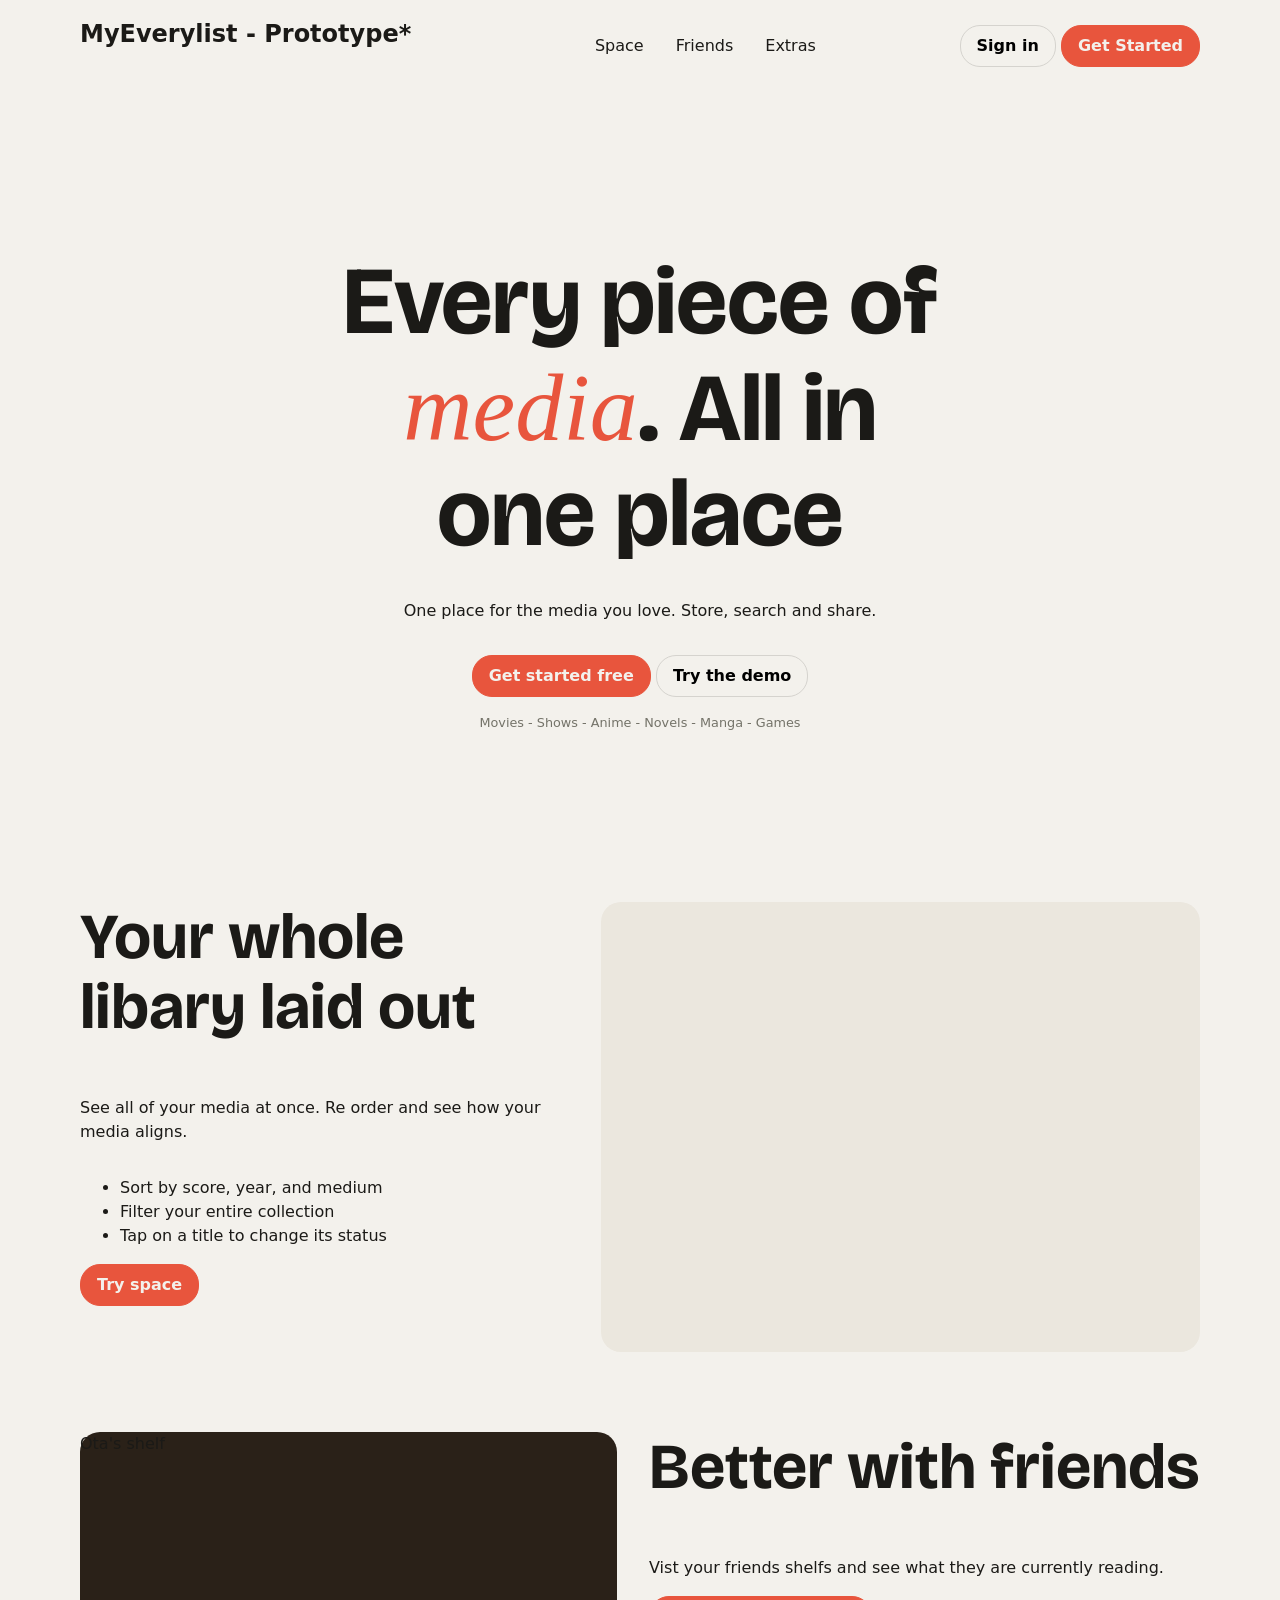
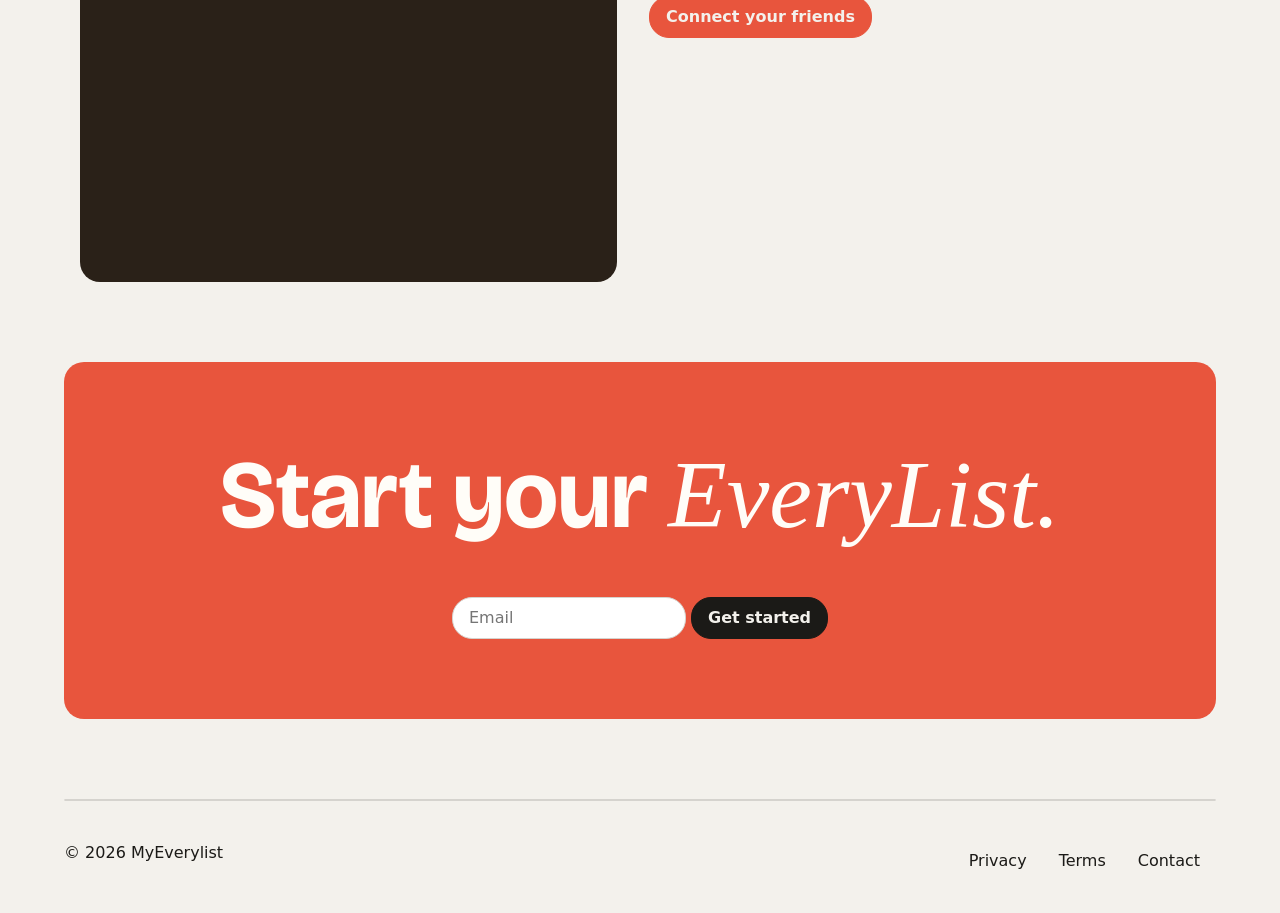
<file: index.html>
<!DOCTYPE html>
<html lang="en">
<head>
	<meta charset="UTF-8">
	<meta name="viewport" content="width=device-width, initial-scale=1.0">
	<meta name="description" content="MyEverylist">
	<title>MyEverylist</title>
	<link rel="stylesheet" href="main.css">


</head>
<body>
	<header>
		<nav aria-label="Main navigation">
			<a  href="index.html"><h3>MyEverylist - Prototype*</h3></a>
            <ul>
                <li><a href="#">Space</a></li>
                <li><a href="#">Friends</a></li>
                <li><a href="#">Extras</a></li>
            </ul>
            <div>
                <button class="btn_white" onclick="window.location.href='login.html'"  >Sign in</button>
                <button class="btn_orange" onclick="window.location.href='signup.html'"  >Get Started</button>
            </div>

		</nav>
	</header>

	<main>

        <div class="hero">
            <h1 class="hero_header">Every piece of <span>media</span>. All in one place</h1>
            <p class="hero_text">One place for the media you love. Store, search and share.</p>
           
            <div>
                <button class="btn_orange">Get started free</button>
                <button class="btn_white">Try the demo</button>
            </div>

            <p class="mini_text">Movies - Shows - Anime - Novels - Manga - Games</p>
        </div>
        
        <div class="space">

            <div class="space_text">
                <h2 >Your whole libary laid out</h2>
                <p>See all of your media at once. Re order and see how your media aligns.</p>
                <ul>
                    <li>Sort by score, year, and medium</li>
                    <li>Filter your entire collection</li>
                    <li>Tap on a title to change its status</li>
                </ul>
                <button class="btn_orange"> Try space</button>
            </div>

            <div class="space_feature">
                <canvas class="space_canvas">
                    <div>
                        <button class="btn_default">Score</button>
                        <button class="btn_default">Year</button>
                        <button class="btn_default">Medium/Type</button>
                    </div>>

                </canvas>
            </div>

        </div>

        <div class="bookshelf_feature">
            <div class="bookshelf">
                <div class="bookself_nametag">Ota's shelf</div>
                <img class="book_img"></img>
                <img class="book_img"></img>
                <img class="book_img"></img>
                <img class="book_img"></img>
            </div>

            <div class="shelf_text">
                <h2 >Better with friends</h2>
                <p>Vist your friends shelfs and see what they are currently reading.</p>
                <button class="btn_orange">Connect your friends</button>
            </div>
        </div>

        <div class="extra_features">
            <div class="feature_wrapped"></div>
            <div class="feature_stats"></div>
            <div class="feature_console"></div>
        </div>

        <div class="hero_end">
            <h1 class="hero_header">Start your <span>EveryList.</span></h1>
            <form>
                <input type="email" placeholder="Email" required>
                <button class="btn_black">Get started</button>
            </form>
        </div>

	</main>
    <br>
    <br>
    <br>
    <hr class="divider">
	<footer>
        
		<p >&copy; 2026 MyEverylist</p>
        <div>
            <ul>
                <li><a href="#">Privacy</a></li>
                <li><a href="#">Terms</a></li>
                <li><a href="#">Contact</a></li>
            </ul>
        </div>
	</footer>

	<script src="main.js"></script>
</body>
</html>
</file>
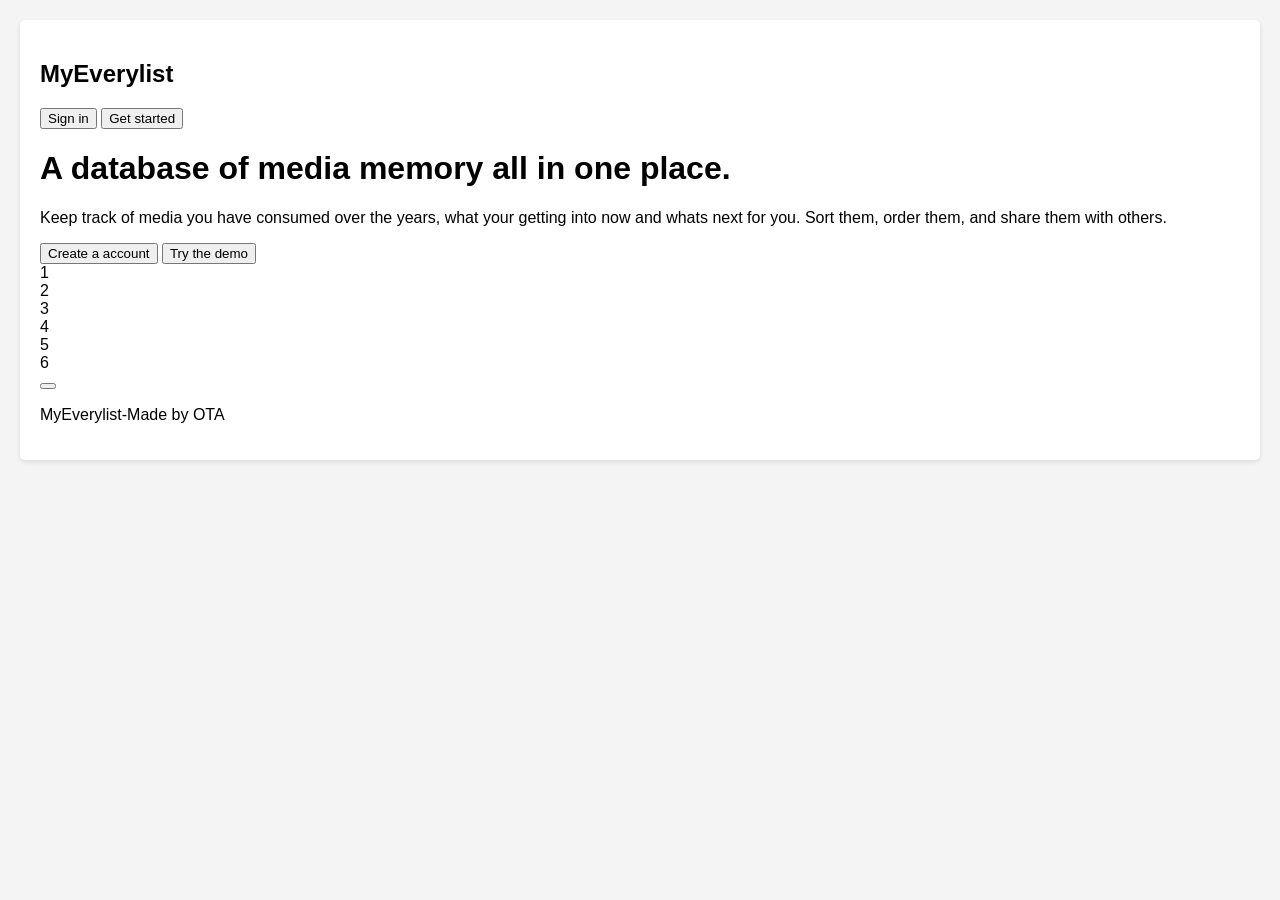
<file: old_stuff/index.html>
<!DOCTYPE html>
<html lang="en">
<head>
	<meta charset="UTF-8">
	<meta name="viewport" content="width=device-width, initial-scale=1.0">
	<title>Sign Up</title>
    <link rel="stylesheet" href="main.css">

</head>
<body>

    <main class="card">
    <nav>
        <h2>MyEverylist</h2>
        <div>
            <button href='login.html'>Sign in</button>
            <button href='signup.html'>Get started</button>
        </div>
    </nav>
    <div>
        <h1>A database of media memory all in one place.</h1>
        <p>Keep track of media you have consumed over the years, what your getting into now and whats next for you. Sort them, order them, and share them with others.</p>
        <div>
            <button href='signup.html'>Create a account</button>
            <button href='project.html'">Try the demo</button>
        </div>
        <div>
            <div>1</div>
            <div>2</div>
            <div>3</div>
            <div>4</div>
            <div>5</div>
            <div>6</div>
            <button onclick="test"></button>
        </div>

    </div>
    <footer>
        <p>MyEverylist-Made by OTA</p>
    </footer>
    </main>

</body>
</html>
</file>
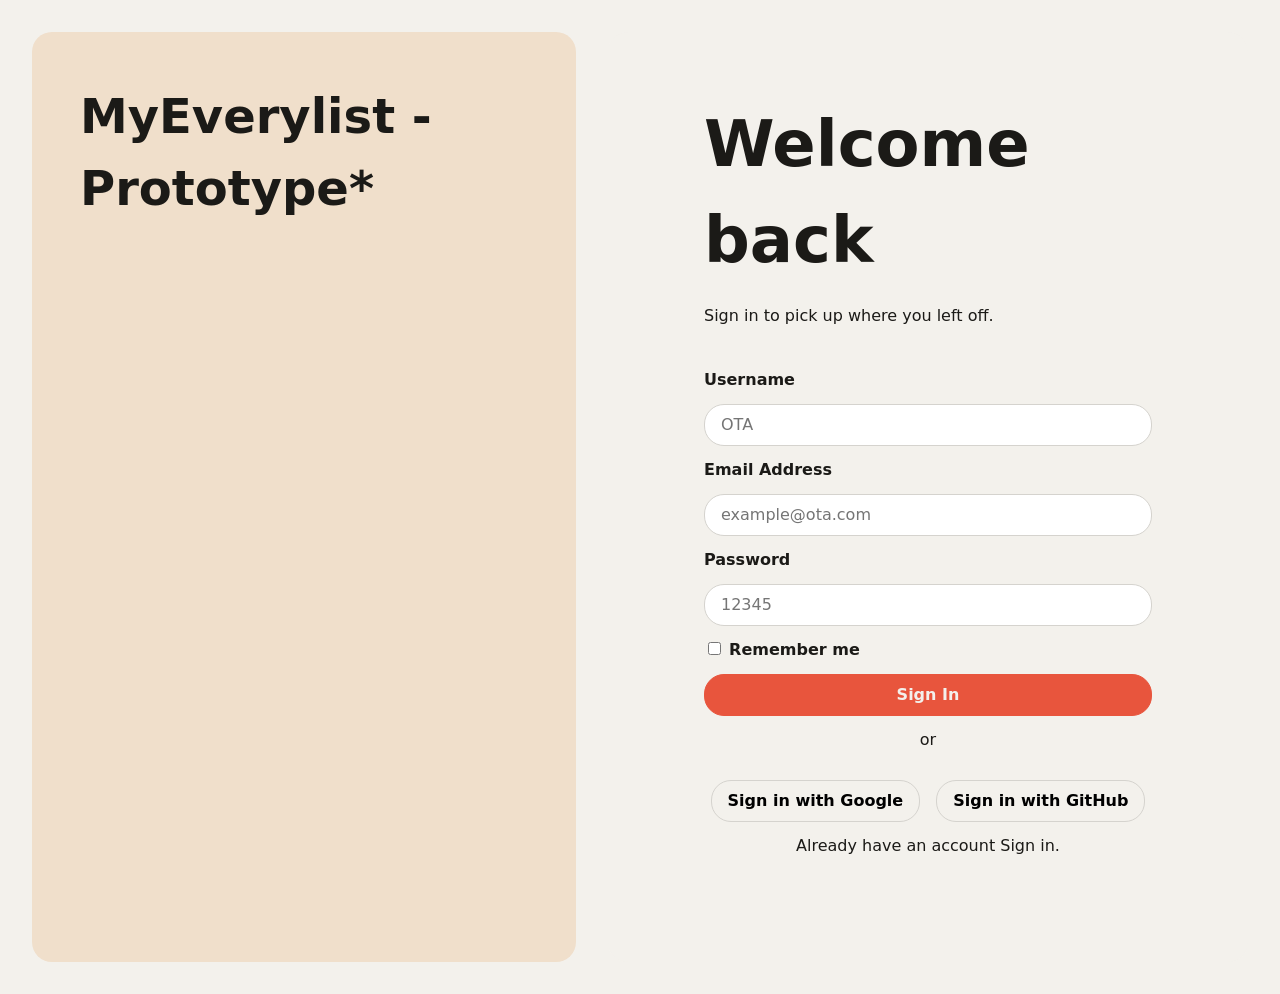
<file: signup.html>
<!DOCTYPE html>
<html lang="en">
<head>
	<meta charset="UTF-8">
	<meta name="viewport" content="width=device-width, initial-scale=1.0">
	<meta name="description" content="MyEverylist">
	<title>MyEverylist</title>
	<link rel="stylesheet" href="main.css">


</head>
<body>


	<main class="login_main">
        <div class="login_image" >
            <a  href="index.html"><h3>MyEverylist - Prototype*</h3></a>

        </div>

        <div class="login">
            <h2>Welcome back</h2>
            <p>Sign in to pick up where you left off.</p>
            <form >
                <label for="username">Username</label>
                <input type="text" placeholder="OTA" name="username" required>

                <label for="email">Email Address</label>
                <input type="text" placeholder="example@ota.com" name="username" required>

                <label for="password">Password</label>
                <input type="password" placeholder="12345" name="password" required>

                <div class="login_options">
                    <div>
                        <input type="checkbox" id="remember" name="remember">
                        <label for="remember">Remember me</label>
                    </div>
                </div>

                <button class="btn_orange" type="submit">Sign In</button>
                <p>or</p>
                <div class="login_social">
                    <button class="btn_white">Sign in with Google</button>
                    <button class="btn_white">Sign in with GitHub</button>
                </div>

                
                <p><a href="login.html">Already have an account Sign in.</a></p>
            </form>
        </div>

	</main>
    
	<script src="main.js"></script>
</body>
</html>
</file>
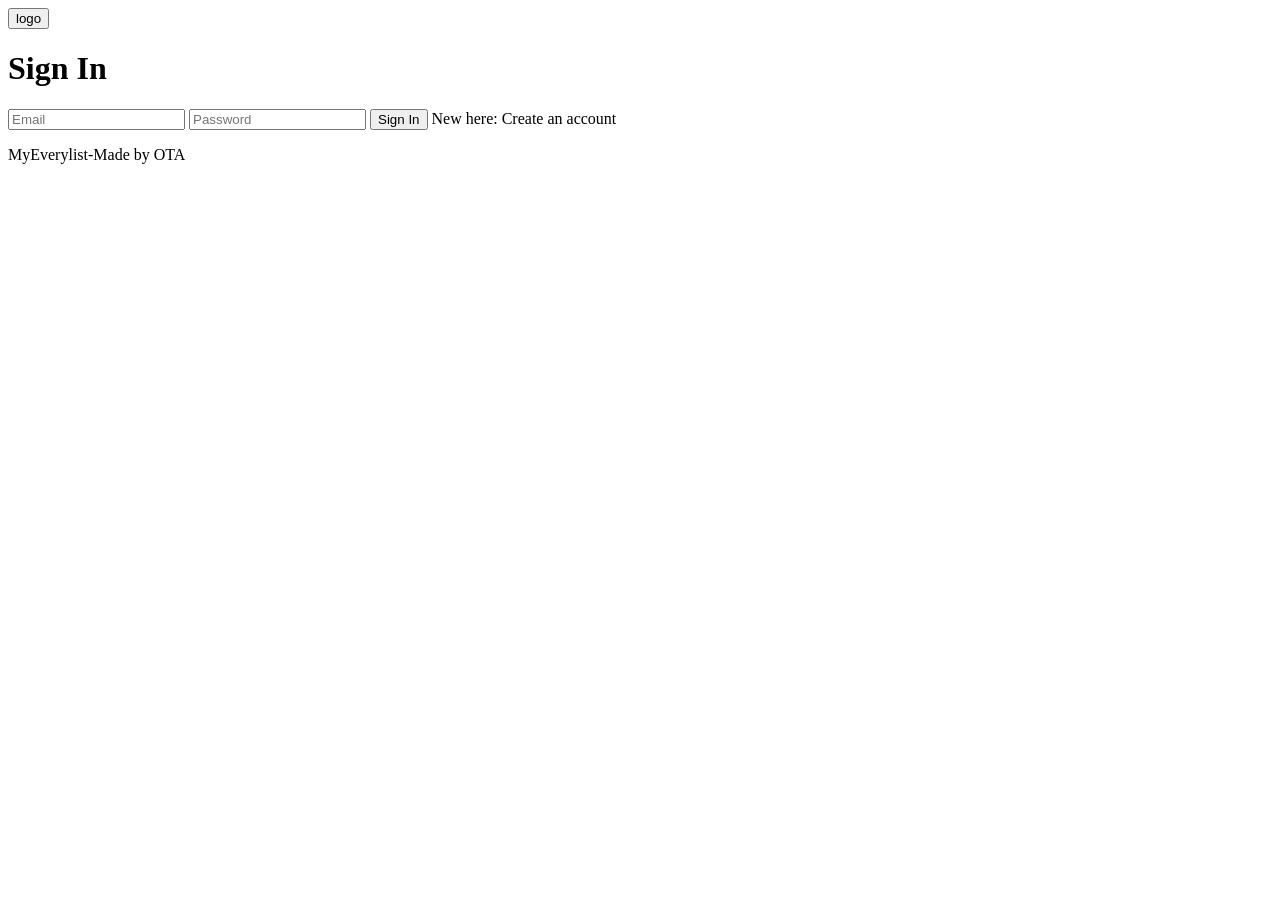
<file: old_stuff/login.html>
<!DOCTYPE html>
<html lang="en">
<head>
	<meta charset="UTF-8">
	<meta name="viewport" content="width=device-width, initial-scale=1.0">
	<title>Sign Up</title>
    <link ref="stylesheet" href="main.css">

</head>
<body>

<main class="card">
    
    <button onclick="window.location.href='index.html';">logo</button>

    <div>
        <form class="signin-form">
            <h1>Sign In</h1>
            <input type="email" placeholder="Email" required>
            <input type="password" placeholder="Password" required>
            <button type="submit" onclick="window.location.href='project.html';">Sign In</button>
            <link href="signup.html">New here: Create an account</link>
        </form>
    </div>
    <footer> 
        <p>MyEverylist-Made by OTA</p>
    </footer>

</main>

</body>
</html>
</file>
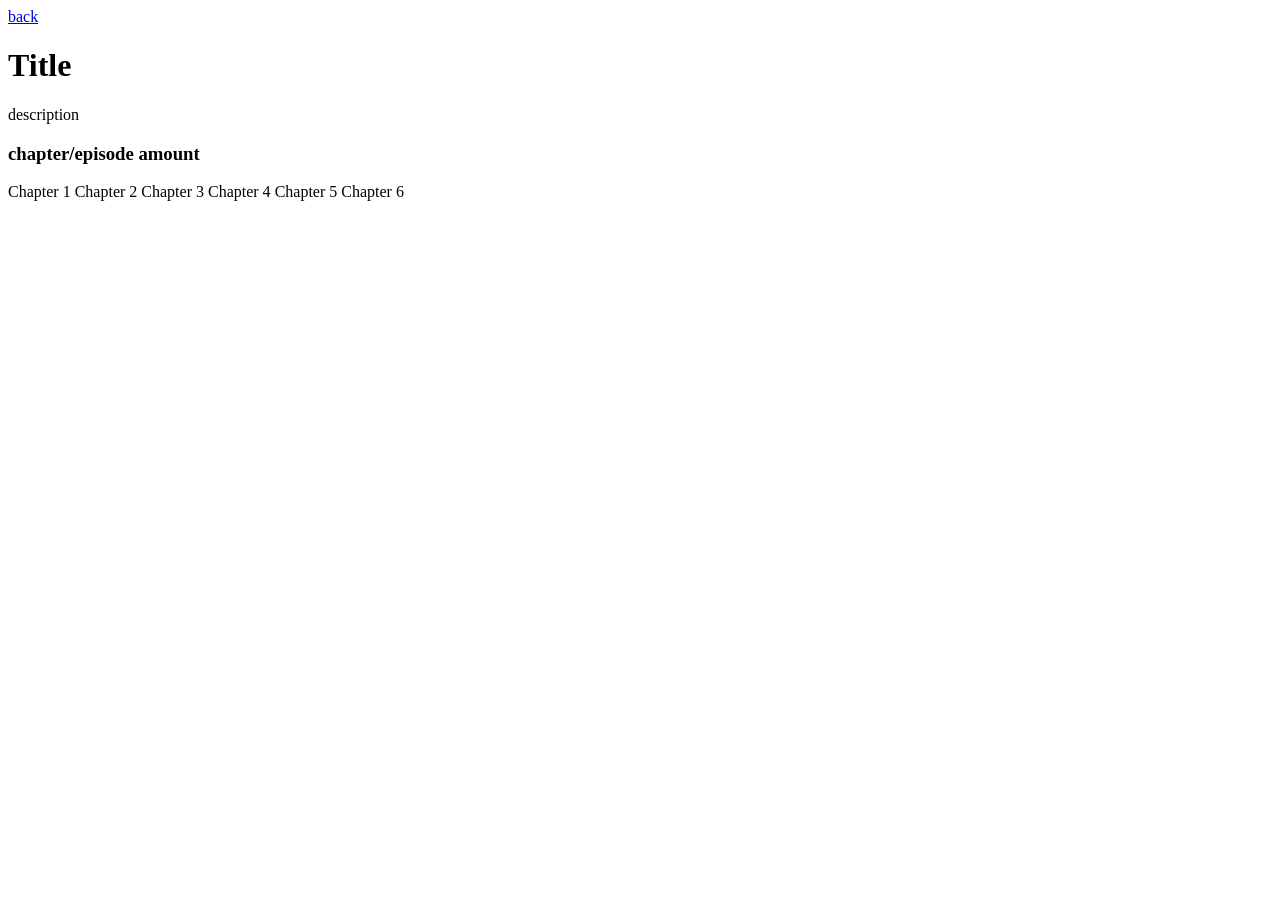
<file: old_stuff/media.html>
<!DOCTYPE html>
<html lang="en">
<head>
	<meta charset="UTF-8">
	<meta name="viewport" content="width=device-width, initial-scale=1.0">
	<title>Sign Up</title>
    <link ref="stylesheet" href="main.css">

</head>
<body>

<main class="card">
    
    <div>
        <a href="javascript:history.back()" >back</a>
        <img></img>
        <div>
            <h1>Title</h1>
            <p>description</p>
        </div>
        <div>
            <h3>chapter/episode amount</h3>

        </div>
    </div>
    <div>
        <img>Chapter 1</img>
        <img>Chapter 2</img>
        <img>Chapter 3</img>
        <img>Chapter 4</img>
        <img>Chapter 5</img>
        <img>Chapter 6</img>
    </div>

</main>

</body>
</html>
</file>
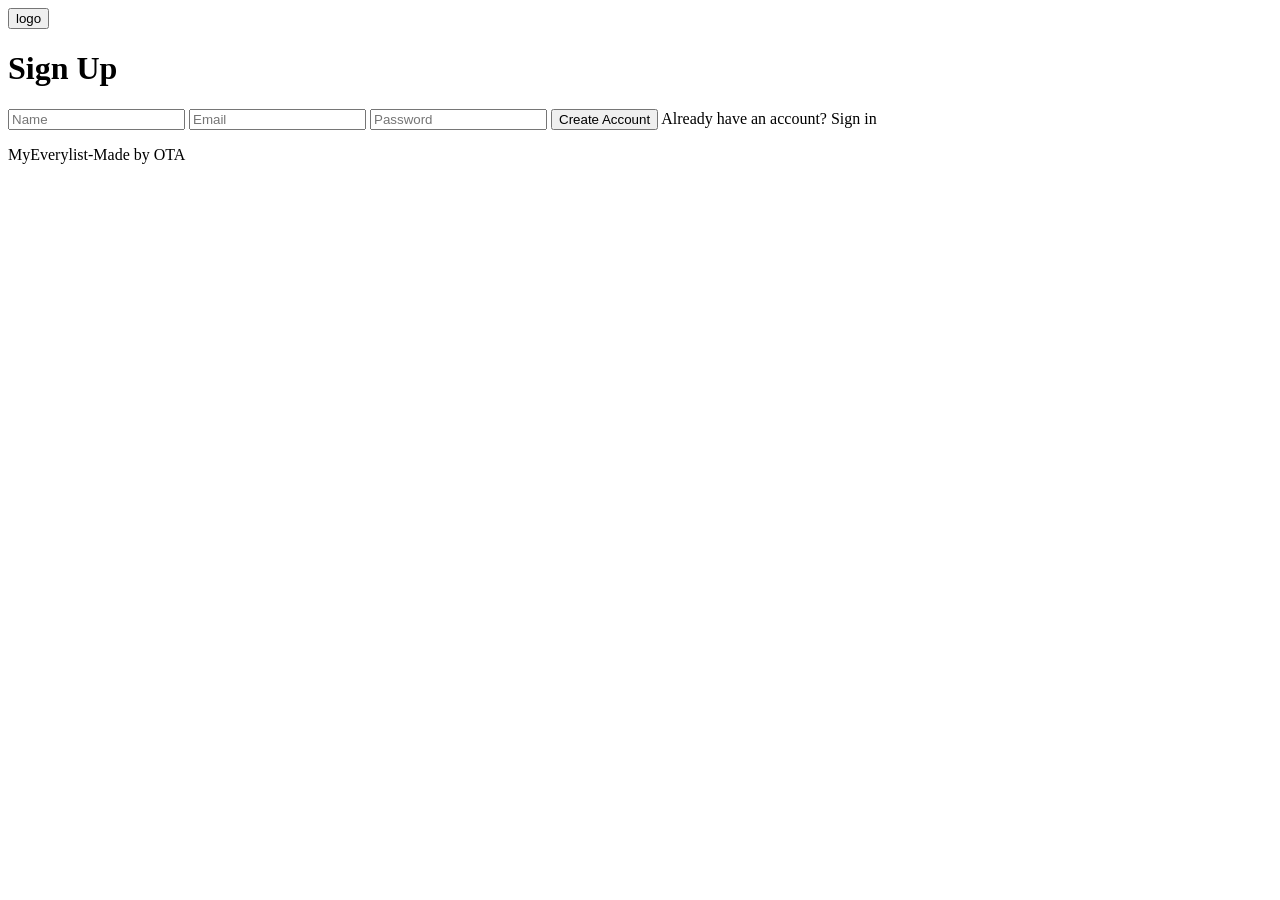
<file: old_stuff/signup.html>
<!DOCTYPE html>
<html lang="en">
<head>
	<meta charset="UTF-8">
	<meta name="viewport" content="width=device-width, initial-scale=1.0">
	<title>Sign Up</title>
    <link ref="stylesheet" href="main.css">

</head>
<body>

<main class="card">

    <button onclick="window.location.href='index.html';">logo</button>
    <div>
        <form>
            <h1>Sign Up</h1>
            <input type="text" placeholder="Name" required>
            <input type="email" placeholder="Email" required>
            <input type="password" placeholder="Password" required>
            <button type="submit" onclick="window.location.href='project.html';">Create Account</button>
            <link href="login.html">Already have an account? Sign in</link>
        </form>

    </div>

    <footer>
        <p>MyEverylist-Made by OTA</p>
    </footer>

</main>

</body>
</html>
</file>
<file: main.css>
@import url("https://fonts.googleapis.com/css2?family=Bricolage+Grotesque:opsz,wght@12..96,200..800&display=swap");

.bricolage-grotesque {
  font-family: "Bricolage Grotesque", sans-serif;
  font-optical-sizing: auto;
    font-weight: 400;
  font-style: normal;
  font-variation-settings:
    "wdth" 100;
}


:root {
	--font-sans: Inter, ui-sans-serif, system-ui, -apple-system, BlinkMacSystemFont,
		"Segoe UI", sans-serif;
    --font-fancy: "Instrument Serif", ui-serif, Georgia, Cambria, "Times New Roman", Times, serif;
    --font-heading: "Bricolage Grotesque", sans-serif;
	--color-background: #F3F1EC;
	--color-text: #1B1A17;
    --color-outlines: #D5D3CE;
    --border-radius: 20px;
    --color-orange: #E8553D;
    --color-grey: #747369;
	--color-space: #FFFDF8;
    --color-canvas: #EBE7DE;
    --color-bookshelf: #2A2118;
    --color-section-shadow: 0;
    --inner-shadow: 0;
}

*,
*::before,
*::after {
	box-sizing: border-box;
}

html {
	scroll-behavior: smooth;
}

body {
	margin: 0;
	background: var(--color-background);
	color: var(--color-text);
	font-family: var(--font-sans);
	line-height: 1.5;
}

div{
    border-radius: var(--border-radius);
    box-shadow: var(--inner-shadow);
}

button,
input,
select,
textarea {
	font: inherit;
}

button {
	cursor: pointer;
    border-radius: var(--border-radius);
    box-shadow: var(--inner-shadow);
    border-style: solid;
    border-width: 1px;
    padding: 0.5rem 1rem;
    font-weight: bold;

}

a {
	color: var(--color-primary);
	text-decoration: none;
}

a:hover {
	color: var(--color-primary-hover);
	text-decoration: underline;
}

::selection {
	background: var(--color-primary);
	color: var(--color-on-primary);
}

:focus-visible {
	outline: 3px solid color-mix(in srgb, var(--color-primary) 40%, transparent);
	outline-offset: 2px;
}

h1,
h2,
h3,
h4,
p {
	margin-top: 0;
}

nav {
    display: flex;
    justify-content: space-between;
    align-items: center;
    padding: 1rem 5rem;
    background-color: var(--color-background);
}

nav h3 {
    font-size: 1.5rem;
    font-weight: bold;
}

nav ul {
    display: flex;
    list-style: none;
    margin: 0;
    
}

nav ul li {
    margin-inline: 1rem;
}

main {
    display: flex;
    flex-direction: column;
	justify-content: center;
    align-items: center;
}

footer {
    display: flex;
    flex-direction: row;
    justify-content: space-between;
    align-items: center;
    padding: 2rem 4rem;
}

footer ul {
    display: flex;
    list-style: none;
    margin: 0;
}

footer ul li {
    margin-inline: 1rem;
}

input{
    border-radius: var(--border-radius);
    border-style: solid;
    border-width: 1px;
    border-color: var(--color-outlines);
    padding: 0.5rem 1rem;
}

label {
    font-weight: bold;
    color: var(--color-text);
}

.btn_white {
    background-color: var(--color-background);
    border-color: var(--color-outlines);

}

.btn_orange {
    background-color: var(--color-orange);
    border-color: var(--color-orange);
    color: var(--color-background);
}

.btn_black{
    background-color: var(--color-text);
    border-color: var(--color-text);
    color: var(--color-background);
}

.hero{
    display: flex;
    flex-direction: column;
    justify-content: center;
    align-items: center;
    padding: 0rem 20rem;
    gap: 1rem;
    height: 90vh;
}

.hero_header {
    font-size: 6rem;
    text-align: center;
    margin-bottom: 1rem;
    line-height: 1.1;
    font-family: var(--font-heading);


}

.hero_header span {
    color: var(--color-orange);
    font-family: var(--font-fancy);
    font-weight: 100;
    font-style: italic;
}

p.mini_text {
    font-size: 0.8rem;
    text-align: center;
    color: var(--color-grey);
}

/* Space Section */

.space {
    display: flex;
    width: 100%;
    justify-content: center;
    padding: 0rem 5rem;
    gap: 2rem;
    padding-bottom: 5rem;

}

.space canvas {
    display: block;
    flex: 1 1;
    width: 100%;
    height: 50vh;
    
    border-radius: var(--border-radius);
    background-color: var(--color-canvas);
    box-shadow: var(--inner-shadow), 0 14px 0 var(--color-section-shadow);

}
.space_text {
    display: flex;
    flex-direction: column;
    align-items: flex-start;
    height: 50vh;
}

.space_text h2 {
    font-size: 4rem;
    font-family: var(--font-heading);
    line-height: 1.1;
}

/* bookself section */

.bookshelf_feature {
    display: flex;
    width: 100%;
    justify-content: center;
    padding: 0rem 5rem;
    gap: 2rem;
    padding-bottom: 5rem;


}

.bookshelf  {
    display: block;
    flex: 1 1;
    width: 100%;
    height: 50vh;
    
    border-radius: var(--border-radius);
    background-color: var(--color-bookshelf);
    box-shadow: var(--inner-shadow), 0 14px 0 var(--color-section-shadow);

}
.shelf_text {
    display: flex;
    flex-direction: column;
    align-items: flex-start;
    height: 50vh;
}

.shelf_text h2 {
    font-size: 4rem;
    font-family: var(--font-heading);
    line-height: 1.1;
}

.hero_end{
    display: flex;
    flex-direction: column;
    justify-content: center;
    align-items: center;
    background-color: var(--color-orange);
    border-radius: var(--border-radius);
    width: 90%;
    gap: 2rem;
    padding: 5rem 0rem;
    padding-bottom: 5rem;
    box-shadow: var(--inner-shadow), 0 14px 0 rgba(42, 33, 24, 0.2);

}


.hero_end .hero_header {
    color: var(--color-space);
}

.hero_end span {
    color:var(--color-space);
    font-family: var(--font-fancy);
    font-weight: 100;
    font-style: italic;
    font-width: 100;
}

.divider{
    
    width: 90%;
    border: 1px solid var(--color-outlines);
    border-radius: var(--border-radius);
}

.login_main{
    display: flex;
    flex-direction: row;
    justify-content: center;
    align-items: stretch;
    width: 100%;
    min-height: 100vh;
    padding: 2rem 2rem;
    gap: 2rem;
}

.login_image,
.login{
    flex: 1 1 0;
    width: 100%;
    min-height: calc(100vh - 4rem);
}

.login_image{
    background-color: #F0DFCB;
    border-radius: var(--border-radius);
    padding: 3rem;
    box-shadow: var(--inner-shadow), 0 14px 0 var(--color-section-shadow);
}

.login_image h3{
    margin: 0;
    font-size: 3rem;

}

.login{
    background-color: var(--color-background);
    display: flex;
    flex-direction: column;
    padding: 4rem 6rem;
    justify-content: center;
}
.login form{
    width: 100%;
    max-width: 34rem;
    padding: 1.5rem 0;
    display: flex;
    flex-direction: column;
    gap: 0.75rem;
}

.login h2{
    font-size: 4rem;
    margin-bottom: 1rem;
}

.login_options{
    display: flex;
    justify-content: space-between;
    align-items: center;
}

.login_social{
    justify-content: center;
    gap: 1rem;
    display: flex;
}

form p{
    justify-content: center;
    text-align: center;
}



.myMediaForm{
    position:fixed;
    height:100%;
    background-color: #eceae4;
    backdrop-filter: blur(10px); 
    top: 0;
    right: 0;
    bottom: 0;
    left: auto;
    border-radius: var(--border-radius) 0 0 var(--border-radius);    
  
  /* It automatically calculates its own width based on content */
    width: max-content; 
  
  /* Optional: Prevents it from getting too wide on small screens */
    max-width: 30vw; 
    
   z-index: 1000;
    backdrop-filter: blur(10px); 
    -webkit-backdrop-filter: blur(10px); 

}

.media-list{
    display: flex;
    flex-direction: column;
    gap: 1rem;
    padding: 1rem;
    overflow-y: auto;
    max-height: 80vh;
    scrollbar-width: thin;
    scrollbar-color: var(--color-outlines) var(--color-background);
    
}

.media-item{
    display: flex;
    justify-content: space-between;
    flex-direction: column;
    align-items: left;
    padding: 0.5rem 1rem;
    border-radius: var(--border-radius);
    background-color: var(--color-space);
    box-shadow: var(--inner-shadow), 0 14px 0 var(--color-section-shadow);
    border: 1px solid var(--color-outlines);
    button{
        padding: 0.25rem 0.5rem;
    }

}

.library-layout{
    display: flex;
    flex-direction: column;
    justify-content: space-between;
    align-items: stretch;
    width: 100%;
    min-height: 100vh;
    padding: 2rem 2rem;
    gap: 2rem;
}

@media (max-width: 768px) {
    .login_main {
        flex-direction: column;
        padding: 1rem;
    }

    .login_image,
    .login {
        width: 100%;
        min-height: auto;
    }

    .login {
        padding: 2rem 1.5rem;
    }

}

@media (prefers-reduced-motion: reduce) {
	html {
		scroll-behavior: auto;
	}

	*,
	*::before,
	*::after {
		animation-duration: 0.01ms !important;
		animation-iteration-count: 1 !important;
		transition-duration: 0.01ms !important;
	}
}
</file>
<file: old_stuff/main.css>
* {
    box-sizing: border-box;
}
 

 
body {
    font-family: Arial, sans-serif;
    margin: 0;
    padding: 0;
    background-color: #f4f4f4;
}

.card {
    background-color: #fff;
    border-radius: 5px;
    box-shadow: 0 2px 5px rgba(0, 0, 0, 0.1);
    margin: 20px;
    padding: 20px;
}
.media-details {
    display: flex;
    flex-direction: row;
    gap: 10px;
    padding-bottom: 20px; /* Space inside, before the line */
    border-bottom: 1px solid #ccc; /* The divider line itself */
    margin-bottom: 20px; /* Space outside, after the line */
}

.media-details button {
    border: none;
    justify-content: center;
    align-items: center;
    background-color: #007BFF;
    border-radius: 5rem;
    font-size: 12px;

}

.media-details button:hover {
    background-color: #0056b3;
    cursor: pointer;
    border-radius: 5rem;
}

.media-details .edit-btn {
    background-color: #a79428;
}

.media-details p{
    margin: 0;
    background-color: #e0e0e0;
    border-radius: 5rem;
    justify-content: center;
    align-items: center;
    font-size: 12px;
    padding: 4px 5px;

}

form {
    display: flex;
    flex-direction: column;
    gap: 10px;
    margin-bottom: 20px;
}

form input {
    padding: 10px;
    border: 1px solid #ccc;
    border-radius: 5px;
}

form button {
    padding: 10px;
    background-color: #007BFF;
    color: white;
    border: none;
    border-radius: 5px;
    font-size: 12px;
    cursor: pointer;
}
</file>
